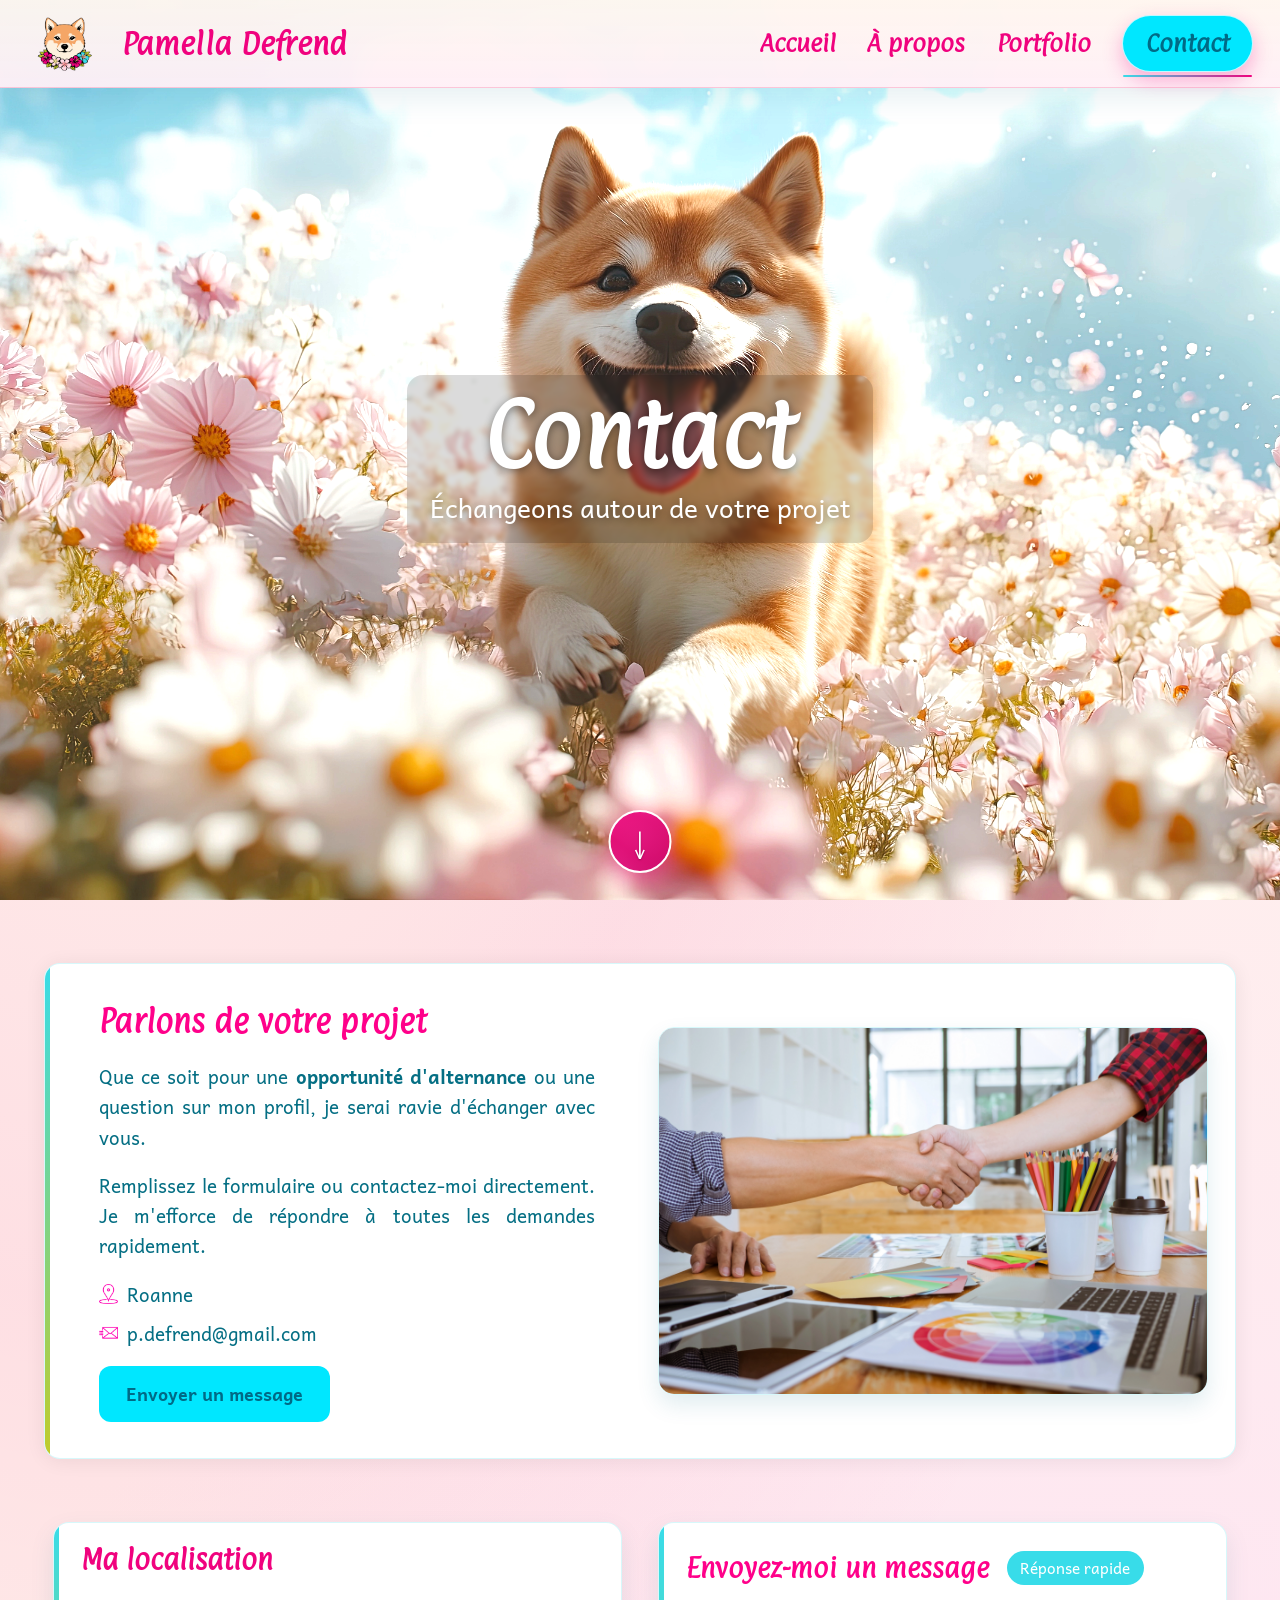
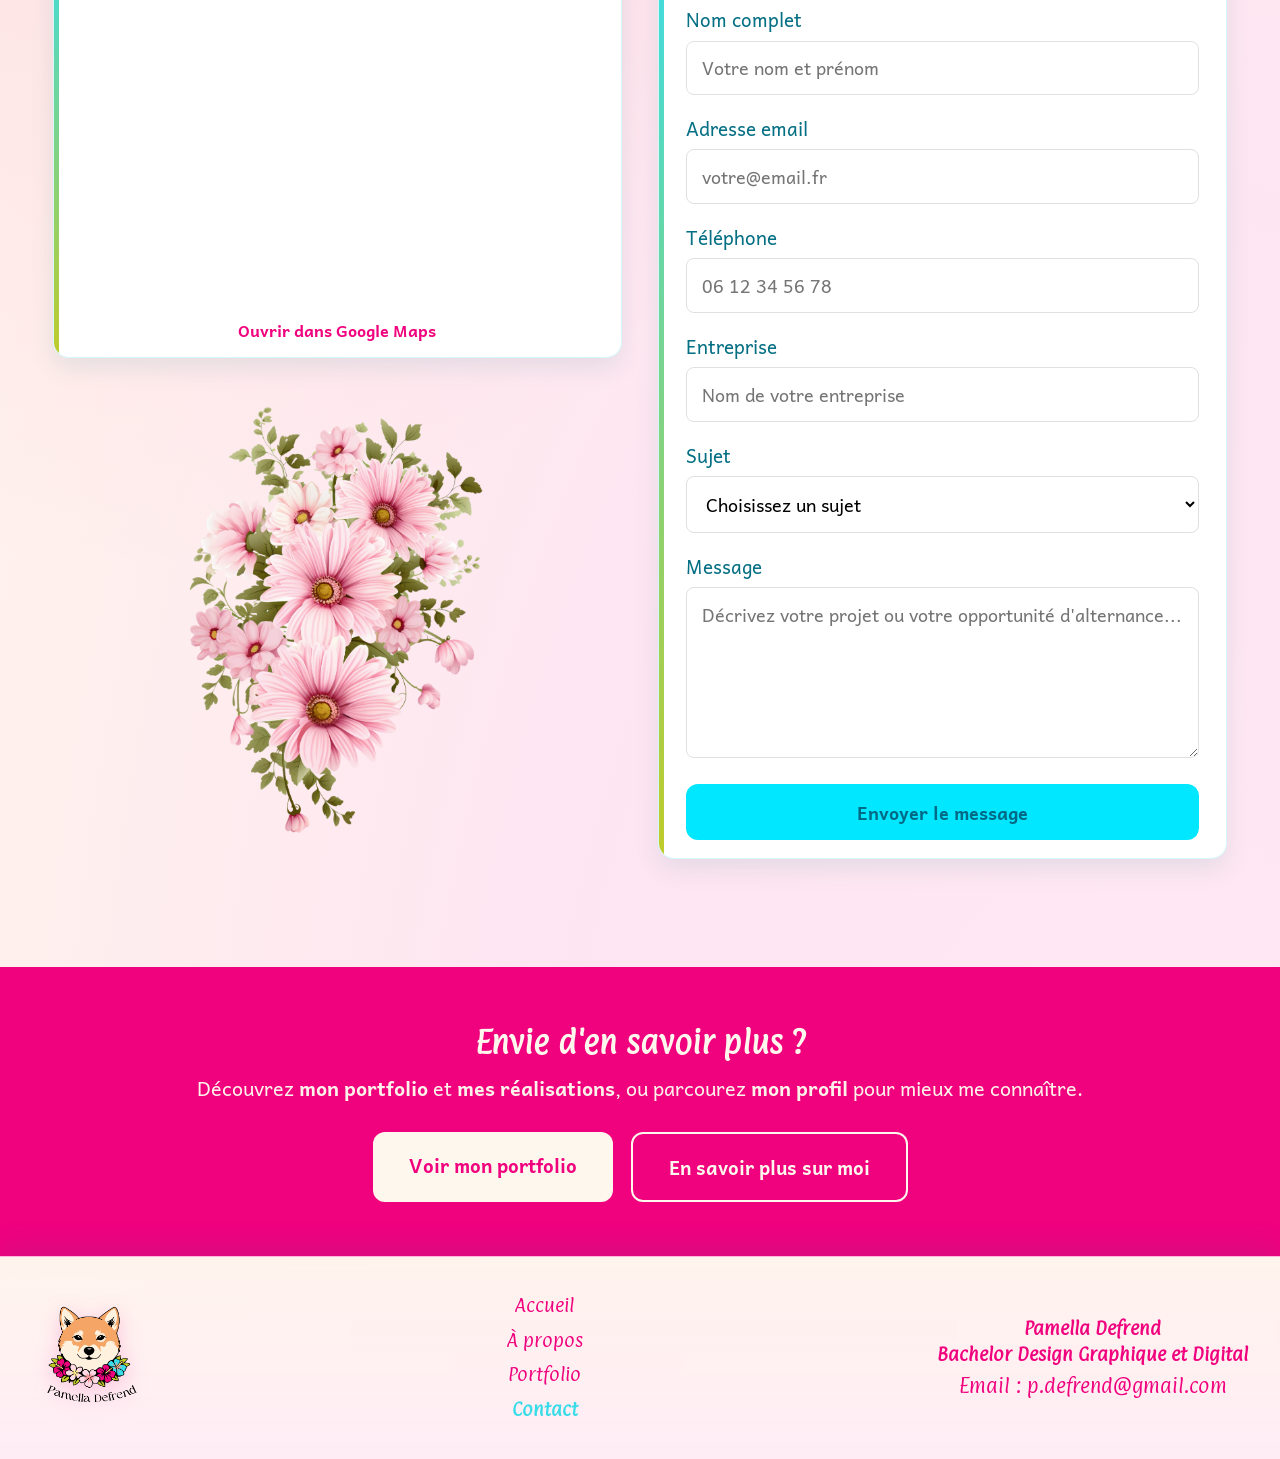
<file: contact.html>
<!DOCTYPE html>
<html lang="fr">
<head>
  <meta charset="UTF-8">
  <meta name="viewport" content="width=device-width, initial-scale=1.0">
  <meta name="description" content="Contactez Pamella pour une opportunité d'alternance en Bachelor Design Graphique et Digital. Discutons de votre projet.">
  <meta name="theme-color" content="#38DCE9">
  <title>Contact — Pamella</title>
  <link rel="stylesheet" href="css/style.css">
</head>
<body>
  <div class="bg-fixed" aria-hidden="true"></div>
  <a href="#main-content" class="skip-link">Aller au contenu principal</a>
  <header class="header">
    <a href="index.html#top" class="header__brand">
      <img src="images/Logo Shiba secondaire.webp" alt="Logo Pamella Defrend, retour à l'accueil" class="header__logo-img">
      <span class="header__name">Pamella Defrend</span>
    </a>
    <button type="button" class="header__burger" aria-label="Ouvrir le menu" aria-expanded="false" aria-controls="header-nav" id="header-burger">
      <span class="header__burger-line"></span>
      <span class="header__burger-line"></span>
      <span class="header__burger-line"></span>
    </button>
    <nav class="header__nav" id="header-nav">
      <a href="index.html">Accueil</a>
      <a href="about.html">À propos</a>
      <a href="portfolio.html">Portfolio</a>
      <a href="contact.html" class="header__nav-btn active">Contact</a>
    </nav>
  </header>

  <div class="page-banner page-banner--contact" role="banner">
    <img src="images/Banniere/Shiba_gambade_dans_champs_fleuri.webp" alt="Shiba gambadant dans un champ fleuri, bannière Contact" class="page-banner__img" loading="eager" onerror="this.style.display='none'">
    <div class="page-banner__overlay">
      <div class="page-banner__text">
        <h1 class="page-banner__title">Contact</h1>
        <p class="page-banner__tagline">Échangeons autour de votre projet</p>
      </div>
    </div>
    <a href="#main-content" class="page-banner__scroll" aria-label="Descendre au contenu">
      <span class="page-banner__scroll-icon" aria-hidden="true">↓</span>
    </a>
  </div>

  <main id="main-content" class="main main--contact">
    <!-- Section Intro + visuel -->
    <section class="contact-intro-section" aria-labelledby="contact-intro-title">
      <div class="contact-intro-grid">
        <div class="contact-intro-text">
          <h2 id="contact-intro-title" class="contact-intro__title">Parlons de votre projet</h2>
          <p class="contact-intro__paragraph">
            Que ce soit pour une <strong>opportunité d'alternance</strong> ou une question sur mon profil, je serai ravie d'échanger avec vous.
          </p>
          <p class="contact-intro__paragraph">
            Remplissez le formulaire ou contactez-moi directement. Je m'efforce de répondre à toutes les demandes rapidement.
          </p>
          <ul class="contact-intro__list">
            <li><span class="contact-intro__icon" aria-hidden="true"><img src="images/Icones/Lieu.webp" alt="" class="contact-intro__icon-img"></span> Roanne</li>
            <li><span class="contact-intro__icon" aria-hidden="true"><img src="images/Icones/Mail.webp" alt="" class="contact-intro__icon-img"></span> p.defrend@gmail.com</li>
          </ul>
          <a href="#contact-form" class="btn btn--primary">Envoyer un message</a>
        </div>
        <div class="contact-intro-visual">
          <img src="images/contact/Accord_communication_graphiste.webp" alt="Échange et communication entre graphiste et client, projet professionnel" class="contact-intro__img" loading="lazy" onerror="this.style.display='none'">
        </div>
      </div>
    </section>

    <!-- Section formulaire + infos pratiques -->
    <section id="contact-form" class="contact-form-section" aria-labelledby="contact-form-title">
      <div class="contact-grid">
        <div class="contact-info-column">
          <div class="contact-map-card">
            <h2 class="contact-map__title">Ma localisation</h2>
            <div class="contact-map__wrapper">
              <iframe
                src="https://www.openstreetmap.org/export/embed.html?bbox=4.02%2C45.99%2C4.12%2C46.08&layer=mapnik&marker=46.0367%2C4.0688"
                width="100%"
                height="280"
                style="border:0;"
                loading="lazy"
                title="Carte - Roanne">
              </iframe>
            </div>
            <a href="https://www.google.com/maps/search/Roanne%2C+France" target="_blank" rel="noopener noreferrer" class="contact-map__link">Ouvrir dans Google Maps</a>
          </div>

          <div class="contact-photo-card">
            <img src="images/contact/Fleurs_roses.webp" alt="Fleurs roses, ambiance contact et bienveillance" class="contact-photo__img" loading="lazy" onerror="this.style.display='none'">
          </div>
        </div>

        <div class="contact-form-wrapper">
          <div class="contact-form__header">
            <h2 id="contact-form-title" class="contact-form__title">Envoyez-moi un message</h2>
            <span class="contact-form__badge">Réponse rapide</span>
          </div>
          <form id="contactForm" class="contact-form" action="https://formspree.io/f/xlgoreke" method="post" data-no-backend-msg="Créez un formulaire sur Formspree puis remplacez YOUR_FORM_ID dans l'attribut action du formulaire.">
            <div class="form-group">
              <label for="name">Nom complet</label>
              <input type="text" id="name" name="name" required placeholder="Votre nom et prénom" autocomplete="name">
            </div>
            <div class="form-group">
              <label for="email">Adresse email</label>
              <input type="email" id="email" name="email" required placeholder="votre@email.fr" autocomplete="email">
            </div>
            <div class="form-group">
              <label for="phone">Téléphone</label>
              <input type="tel" id="phone" name="phone" placeholder="06 12 34 56 78" autocomplete="tel">
            </div>
            <div class="form-group">
              <label for="company">Entreprise</label>
              <input type="text" id="company" name="company" placeholder="Nom de votre entreprise">
            </div>
            <div class="form-group">
              <label for="subject">Sujet</label>
              <select id="subject" name="subject" required>
                <option value="">Choisissez un sujet</option>
                <option value="alternance">Alternance</option>
                <option value="question">Question sur mon profil</option>
                <option value="autre">Autre</option>
              </select>
            </div>
            <div class="form-group">
              <label for="message">Message</label>
              <textarea id="message" name="message" required placeholder="Décrivez votre projet ou votre opportunité d'alternance..." rows="5"></textarea>
            </div>
            <div class="form-honeypot" aria-hidden="true">
              <label for="website">Ne pas remplir ce champ</label>
              <input type="text" id="website" name="_gotcha" tabindex="-1" autocomplete="off">
            </div>
            <input type="hidden" name="_subject" value="Nouveau message depuis le site portfolio">
            <input type="hidden" name="_language" value="fr">
            <button type="submit" class="btn btn--primary btn--block">Envoyer le message</button>
            <p id="contactFormStatus" class="contact-form__status" role="status" aria-live="polite"></p>
          </form>
        </div>
      </div>
    </section>
  </main>

  <!-- Section CTA pleine largeur -->
  <section class="cta-section" aria-labelledby="titre-cta-contact">
    <div class="cta-section__inner">
      <h2 id="titre-cta-contact" class="cta-section__title">Envie d'<strong>en savoir plus</strong> ?</h2>
      <p class="cta-section__text">Découvrez <strong>mon portfolio</strong> et <strong>mes réalisations</strong>, ou parcourez <strong>mon profil</strong> pour mieux me connaître.</p>
      <div class="cta-section__buttons">
        <a href="portfolio.html" class="btn btn--primary btn--large">Voir mon portfolio</a>
        <a href="about.html" class="btn btn--secondary btn--large">En savoir plus sur moi</a>
      </div>
    </div>
  </section>

  <footer class="footer">
    <div class="footer__grid">
      <div class="footer__col">
        <a href="index.html#top" class="footer__logo-link"><img src="images/Logo Shiba prinicpal.webp" alt="Logo Pamella Defrend, retour à l'accueil" class="footer__logo-img"></a>
      </div>
      <div class="footer__col">
        <ul class="footer__links">
          <li><a href="index.html">Accueil</a></li>
          <li><a href="about.html">À propos</a></li>
          <li><a href="portfolio.html">Portfolio</a></li>
          <li><a href="contact.html" class="active">Contact</a></li>
        </ul>
      </div>
      <div class="footer__col">
        <span class="footer__title">Pamella Defrend <br> Bachelor Design Graphique et Digital</span>
        <p class="footer__contact">
          Email : <a href="mailto:p.defrend@gmail.com">p.defrend@gmail.com</a>
        </p>
      </div>
    </div>
  </footer>

  <button type="button" id="scrollToTop" class="scroll-to-top" aria-label="Retour en haut de la page">
    <span aria-hidden="true">↑</span>
  </button>

  <script src="js/main.js"></script>
</body>
</html>
</file>
<file: css/style.css>
/* Police Andika (dossier Police/) pour les textes */
@font-face {
  font-family: 'Andika';
  src: url('../Police/Andika/Andika-Regular.ttf') format('truetype');
  font-weight: 400;
  font-style: normal;
  font-display: swap;
}
@font-face {
  font-family: 'Andika';
  src: url('../Police/Andika/Andika-Bold.ttf') format('truetype');
  font-weight: 700;
  font-style: normal;
  font-display: swap;
}
@font-face {
  font-family: 'Andika';
  src: url('../Police/Andika/Andika-Italic.ttf') format('truetype');
  font-weight: 400;
  font-style: italic;
  font-display: swap;
}
@font-face {
  font-family: 'Andika';
  src: url('../Police/Andika/Andika-BoldItalic.ttf') format('truetype');
  font-weight: 700;
  font-style: italic;
  font-display: swap;
}

/* Police Paprika (dossier Police/Paprika/) pour les titres */
@font-face {
  font-family: 'Paprika';
  src: url('../Police/Paprika/Paprika-Regular.ttf') format('truetype');
  font-weight: 400;
  font-style: normal;
  font-display: swap;
}

/* ===== Variables & base ===== */
:root {
  --color-primary: #00E7FF;
  --color-primary-dark: #00CFE6;
  --color-secondary: #FFB15A;
  --color-text: #006A86;
  --color-text-muted: #006A86;
  --color-bg: #fff;
  --color-bg-alt: #fff;
  --color-border: #e0e0e0;
  --grad-band-start: #00E7FF;
  --grad-band-end: #D6F200;
  --font-sans: 'Andika', sans-serif;
  --font-display: 'Paprika', cursive;
  --font-hand: 'Patrick Hand', cursive;
  --font-fun: 'Chewy', cursive;
  --shadow: 0 2px 12px rgba(0,0,0,0.08);
  --shadow-lg: 0 8px 32px rgba(0,0,0,0.12);
  --radius: 12px;
  --header-height: 88px;
}

*, *::before, *::after { box-sizing: border-box; }

html {
  scroll-behavior: smooth;
  font-family: 'Andika', sans-serif;
  color: #056F84;
  background:
    radial-gradient(120% 95% at 10% 0%, #FFF5EF 0%, rgba(240, 2, 126, 0.08) 45%, rgba(255, 255, 255, 0) 75%),
    radial-gradient(130% 110% at 90% 100%, #FFEAF3 0%, rgba(240, 2, 126, 0.1) 38%, #FFF2EC 78%);
  min-height: 100%;
  font-size: 18px;
}

/* Taille de base augmentée partout sauf header, footer, bannière */
.header, .footer, .page-banner { font-size: 0.8889rem; }

body {
  margin: 0;
  font-family: 'Andika', sans-serif;
  font-size: 1.1rem;
  line-height: 1.6;
  color: #006A86;
  background:
    radial-gradient(120% 95% at 10% 0%, #FFF5EF 0%, rgba(240, 2, 126, 0.08) 45%, rgba(255, 255, 255, 0) 75%),
    radial-gradient(130% 110% at 90% 100%, #FFEAF3 0%, rgba(240, 2, 126, 0.1) 38%, #FFF2EC 78%);
  background-attachment: fixed;
  padding-top: var(--header-height);
  min-height: 100vh;
}

img { max-width: 100%; height: auto; display: block; }
h2 { color: #FF008A; }
h3 { color: #00DDF6; }
a { color: #00C7E0; text-decoration: none; }
a:hover { text-decoration: underline; }

/* ===== Skip link (accessibilité) ===== */
.skip-link {
  position: absolute;
  top: -100px;
  left: 1rem;
  padding: 0.75rem 1rem;
  background: #38DCE9;
  color: #fff;
  font-weight: 600;
  z-index: 9999;
  border-radius: var(--radius);
  transition: top 0.2s;
}
.skip-link:focus {
  top: 1rem;
  outline: 3px solid var(--color-text);
  outline-offset: 2px;
}

/* ===== Fond fixe décoratif (dégradé crème → rose adouci) ===== */
.bg-fixed {
  position: fixed;
  inset: 0;
  background:
    radial-gradient(120% 95% at 10% 0%, #FFF5EF 0%, rgba(240, 2, 126, 0.08) 45%, rgba(255, 255, 255, 0) 75%),
    radial-gradient(130% 110% at 90% 100%, #FFEAF3 0%, rgba(240, 2, 126, 0.1) 38%, #FFF2EC 78%);
  background-attachment: fixed;
  pointer-events: none;
  z-index: 0;
}

/* ===== Header ===== */
.header {
  position: fixed;
  top: 0;
  left: 0;
  right: 0;
  height: var(--header-height);
  display: flex;
  align-items: center;
  justify-content: space-between;
  padding: 0 1.5rem;
  background: linear-gradient(180deg, rgba(255, 246, 239, 0.96), rgba(255, 239, 246, 0.94));
  backdrop-filter: blur(12px);
  border-bottom: 1px solid rgba(240, 2, 126, 0.2);
  box-shadow: 0 10px 28px rgba(5, 111, 132, 0.1);
  z-index: 1000;
}
.header__brand {
  display: flex;
  align-items: center;
  gap: 0.9rem;
  color: #F0027E;
  font-family: 'Paprika', cursive;
  font-weight: 700;
  font-size: 1.45rem;
  transition: transform 0.2s ease, color 0.2s ease;
}
.header__brand:hover {
  text-decoration: none;
  color: #c90268;
  transform: translateY(-1px);
}
.header__logo-img { height: 64px; width: auto; }
.header__burger {
  display: none;
  flex-direction: column;
  justify-content: center;
  gap: 6px;
  width: 48px;
  height: 48px;
  padding: 0;
  border: none;
  background: transparent;
  cursor: pointer;
  border-radius: var(--radius);
}
.header__burger:hover { background: var(--color-bg-alt); }
.header__burger-line {
  display: block;
  width: 24px;
  height: 2.5px;
  background: #F0027E;
  border-radius: 1px;
  transition: transform 0.3s, opacity 0.3s;
}
.header__burger[aria-expanded="true"] .header__burger-line:nth-child(1) {
  transform: translateY(8.5px) rotate(45deg);
}
.header__burger[aria-expanded="true"] .header__burger-line:nth-child(2) {
  opacity: 0;
}
.header__burger[aria-expanded="true"] .header__burger-line:nth-child(3) {
  transform: translateY(-8.5px) rotate(-45deg);
}
.header__nav {
  display: flex;
  align-items: center;
  gap: 1.75rem;
}
.header__nav a {
  position: relative;
  color: #F0027E;
  font-family: 'Paprika', cursive;
  font-size: 1.15rem;
  font-weight: 700;
  text-decoration: none;
  transition: color 0.2s ease;
}
.header__nav a::after {
  content: '';
  position: absolute;
  left: 0;
  right: 0;
  bottom: -0.35rem;
  height: 2px;
  border-radius: 999px;
  background: linear-gradient(90deg, #38DCE9, #F0027E);
  transform: scaleX(0);
  transform-origin: center;
  transition: transform 0.25s ease;
}
.header__nav a:hover {
  color: #38DCE9;
}
.header__nav a:hover::after,
.header__nav a.active::after {
  transform: scaleX(1);
}
.header__nav a.active { color: #38DCE9; font-weight: 600; }
.header__nav-btn {
  font-family: 'Paprika', cursive;
  font-size: 1.1rem;
  padding: 0.6rem 1.25rem !important;
  background: linear-gradient(135deg, #F0027E, #cf026d) !important;
  color: #fff !important;
  border: 1px solid rgba(255, 255, 255, 0.75);
  border-radius: 999px;
  box-shadow: 0 8px 20px rgba(240, 2, 126, 0.3);
}
.header__nav-btn:hover {
  background: linear-gradient(135deg, #ff1a90, #d00272) !important;
  text-decoration: none !important;
  opacity: 1;
  box-shadow: 0 10px 24px rgba(240, 2, 126, 0.4);
}
.header__nav-btn.active { background: #00E7FF !important; color: #006A86 !important; }
.header__nav-btn.active:hover { background: #00CFE6 !important; color: #006A86 !important; text-decoration: none !important; opacity: 0.95; }

@media (max-width: 768px) {
  .header__burger { display: flex; }
  .header__nav {
    position: fixed;
    top: var(--header-height);
    left: 0;
    right: 0;
    flex-direction: column;
    padding: 1.5rem;
    background: rgba(255,255,255,0.98);
    border-bottom: 1px solid var(--color-border);
    gap: 0;
    max-height: 0;
    overflow: hidden;
    opacity: 0;
    transition: max-height 0.3s, opacity 0.3s;
  }
  .header__nav.is-open {
    max-height: 280px;
    opacity: 1;
  }
  .header__nav a {
    padding: 0.75rem 0;
    width: 100%;
    text-align: center;
    border-bottom: 1px solid var(--color-border);
  }
  .header__nav a:last-child { border-bottom: none; }
}

/* ===== Page banner ===== */
.page-banner {
  position: relative;
  min-height: 100vh;
  display: flex;
  align-items: center;
  justify-content: center;
  margin: calc(-1 * var(--header-height)) 0 0;
  padding: 0;
  overflow: hidden;
}
.page-banner__img {
  position: absolute;
  inset: 0;
  width: 100%;
  height: 100%;
  object-fit: cover;
  object-position: center 25%;
  filter: brightness(1.08) contrast(1.02);
}
.page-banner--contact .page-banner__img {
  filter: brightness(1.35) contrast(1.05);
}
.page-banner__overlay {
  position: relative;
  z-index: 1;
  width: 100%;
  display: flex;
  flex-direction: column;
  align-items: center;
  justify-content: center;
  padding: 4rem 1.5rem 3rem;
  color: #fff;
  text-align: center;
}
.page-banner__text {
  max-width: 780px;
  margin: 0 auto;
  padding: 1rem 1.25rem;
  border-radius: 16px;
  background: rgba(0, 0, 0, 0.14);
  backdrop-filter: blur(2px);
}
.page-banner__title {
  margin: 0 0 0.75rem;
  font-family: 'Paprika', cursive;
  font-size: clamp(2.75rem, 7vw, 4.25rem);
  font-weight: 700;
  line-height: 1.1;
  letter-spacing: 0.01em;
  text-shadow: 0 2px 10px rgba(0, 0, 0, 0.45);
}
.page-banner__tagline {
  margin: 0;
  font-size: 1.45rem;
  line-height: 1.35;
  opacity: 1;
  text-shadow: 0 2px 8px rgba(0, 0, 0, 0.4);
}
.page-banner__cta {
  display: flex;
  flex-wrap: wrap;
  gap: 1.25rem;
  justify-content: center;
  margin-top: 2rem;
}
.page-banner__cta .btn {
  padding: 0.95rem 1.85rem;
  font-size: 1.15rem;
}
.page-banner__scroll {
  position: absolute;
  bottom: 1.5rem;
  left: 50%;
  transform: translateX(-50%);
  z-index: 2;
  display: flex;
  align-items: center;
  justify-content: center;
  width: 3.5rem;
  height: 3.5rem;
  color: #fff;
  text-decoration: none;
  border: 2px solid #fff;
  background: linear-gradient(135deg, rgba(240, 2, 126, 0.88), rgba(207, 2, 109, 0.88));
  border-radius: 50%;
  box-shadow: 0 10px 24px rgba(240, 2, 126, 0.45);
  transition: background 0.25s ease, box-shadow 0.25s ease, transform 0.2s ease;
}
.page-banner__scroll:hover {
  text-decoration: none;
  background: linear-gradient(135deg, rgba(255, 26, 144, 0.82), rgba(208, 2, 114, 0.82));
  box-shadow: 0 14px 30px rgba(240, 2, 126, 0.55);
  transform: translateX(-50%) translateY(-2px);
  color: #fff;
}
.page-banner__scroll:focus-visible {
  outline: none;
  box-shadow: 0 0 0 3px rgba(255, 255, 255, 0.75), 0 10px 24px rgba(240, 2, 126, 0.45);
}
.page-banner__scroll-icon {
  font-size: 1.75rem;
  line-height: 1;
  text-shadow: 0 1px 2px rgba(0, 0, 0, 0.25);
  animation: bounce 2s infinite;
}
@keyframes bounce {
  0%, 100% { transform: translateY(0); }
  50% { transform: translateY(4px); }
}

/* ===== Boutons ===== */
.btn {
  display: inline-block;
  padding: 0.75rem 1.5rem;
  font-family: var(--font-sans);
  font-weight: 600;
  font-size: 1rem;
  text-align: center;
  border: none;
  border-radius: var(--radius);
  cursor: pointer;
  transition: background 0.2s, transform 0.15s;
}
.btn:hover { text-decoration: none; transform: translateY(-1px); }
.btn--primary {
  background: #00E7FF;
  color: #006A86;
}
.btn--primary:hover { background: #00CFE6; color: #006A86; }
.btn--secondary {
  background: #fff;
  color: #00C7E0;
  border: 2px solid #00E7FF;
}
.btn--secondary:hover { background: rgba(0, 231, 255, 0.14); }
.btn--banner {
  color: #fff;
  border: 2px solid #fff;
  background: transparent;
}
.btn--banner:hover { background: rgba(255,255,255,0.2); color: #fff; }
.btn--large { padding: 1rem 2rem; font-size: 1.05rem; }
.btn--block { width: 100%; }
.btn--banner.btn--primary { background: rgba(255,255,255,0.2); border-color: #fff; }
.page-banner--home .btn--banner.btn--primary {
  background: linear-gradient(135deg, #F0027E, #cf026d);
  color: #fff;
  border: 2px solid #fff;
  box-shadow: 0 8px 20px rgba(240, 2, 126, 0.35);
  text-shadow: 0 1px 1px rgba(0, 0, 0, 0.2);
}
.page-banner--home .btn--banner.btn--primary:hover {
  background: linear-gradient(135deg, #ff1a90, #d00272);
  color: #fff;
  box-shadow: 0 10px 24px rgba(240, 2, 126, 0.45);
}
.page-banner--home .btn--banner.btn--secondary {
  background: rgba(255, 255, 255, 0.98);
  color: #F0027E;
  border: 2px solid #F0027E;
  box-shadow: 0 8px 20px rgba(0, 0, 0, 0.12);
}
.page-banner--home .btn--banner.btn--secondary:hover {
  background: #fff;
  color: #F0027E;
  box-shadow: 0 10px 24px rgba(0, 0, 0, 0.18);
}

/* ===== Main ===== */
.main {
  position: relative;
  z-index: 1;
  max-width: min(1280px, 96vw);
  margin: 1.5rem auto 2rem;
  padding: 0 1.5rem;
  width: 100%;
  text-align: justify;
}
#main-content {
  scroll-margin-top: calc(var(--header-height) + 1.5rem);
}
.main .skills-block--card,
.main .formation-card-item,
.main .contact-form-wrapper { text-align: left; }
.main .value-card { text-align: center; }
@media (max-width: 768px) {
  .main { margin-left: 0.75rem; margin-right: 0.75rem; margin-top: 1rem; margin-bottom: 1.5rem; padding: 0 1rem; }
}

/* Cadre commun pour chaque section (lisibilité sur le dégradé) */
.main > section,
.portfolio-intro {
  background: #fff;
  border-radius: 16px;
  box-shadow: 0 2px 20px rgba(0, 0, 0, 0.07);
  padding: 2rem 1.5rem;
  margin-bottom: 1.5rem;
}
.main > section.hero { background: transparent !important; box-shadow: none !important; backdrop-filter: none; }
.main > section.bandeau,
.main > section.about-section--skills,
.main > section.about-section--formation,
.main > section.about-section--objectif,
.main > section.section--image-outside,
.main > section.section--highlight { background: transparent !important; box-shadow: none !important; backdrop-filter: none; }
.main > section:last-child,
.main > section:last-of-type { margin-bottom: 0; }
.main > section.index-separator-section { padding-left: 0; padding-right: 0; }
@media (max-width: 768px) {
  .main > section,
  .portfolio-intro { padding: 1.5rem 1rem; border-radius: 12px; margin-bottom: 1.25rem; }
}
.portfolio-intro { max-width: min(1280px, 96vw); margin-left: auto; margin-right: auto; }

/* ===== Hero (accueil) ===== */
.hero {
  padding: 0.5rem 0;
}
.hero--split {
  display: grid;
  gap: 2rem;
  align-items: center;
}
@media (min-width: 769px) {
  .hero--split { grid-template-columns: 1fr 1fr; }
}
.hero__title {
  font-family: 'Paprika', cursive;
  font-size: clamp(1.5rem, 3vw, 2rem);
  margin: 0 0 1rem;
  color: #F0027E;
}
.main--home .hero__content .hero__title {
  text-align: left;
}
.hero__subtitle, .hero__intro, .hero__objective { margin: 0 0 1rem; color: #056F84; font-size: 1.05rem; }
.hero__image-wrapper { border-radius: var(--radius); overflow: hidden; box-shadow: var(--shadow-lg); }
/* Accueil : l’image du hero épouse la hauteur du bloc titre + textes (2 colonnes) */
@media (min-width: 769px) {
  .main--home .hero.hero--split {
    align-items: stretch;
  }
  .main--home .hero__image-wrapper {
    display: flex;
    flex-direction: column;
    min-height: 0;
    align-self: stretch;
    height: 100%;
  }
  .main--home .hero__image-wrapper .photo-placeholder {
    flex: 1 1 auto;
    min-height: 0;
    aspect-ratio: unset;
    height: 100%;
  }
  .main--home .hero__image-wrapper .photo-placeholder__img {
    min-height: 0;
  }
}
#index .hero__image-wrapper,
.main--home .hero__image-wrapper {
  position: relative;
  box-shadow: 0 14px 32px rgba(5, 111, 132, 0.16);
  border: 1px solid rgba(56, 220, 233, 0.22);
}
.main--home .hero__image-wrapper::before {
  content: '';
  position: absolute;
  inset: 0;
  padding: 5px;
  border-radius: var(--radius);
  background: linear-gradient(135deg, #38DCE9, #C0CB2A);
  mask: linear-gradient(#fff 0 0) content-box, linear-gradient(#fff 0 0);
  -webkit-mask: linear-gradient(#fff 0 0) content-box, linear-gradient(#fff 0 0);
  -webkit-mask-composite: xor;
  mask-composite: exclude;
  pointer-events: none;
  z-index: 2;
  opacity: 0;
  transition: opacity 0.22s ease;
}
.main--home .hero__image-wrapper:hover::before {
  opacity: 1;
}

/* ===== Photo placeholder ===== */
.photo-placeholder {
  position: relative;
  background: var(--color-bg-alt);
  border-radius: var(--radius);
  overflow: hidden;
  aspect-ratio: 4/3;
}
.photo-placeholder--portrait { aspect-ratio: 3/4; }
.photo-placeholder--landscape { aspect-ratio: 16/10; }
.photo-placeholder--alternance { aspect-ratio: 3/1; overflow: hidden; }
.photo-placeholder--alternance .photo-placeholder__img { object-fit: cover; object-position: center 40%; }
.photo-placeholder--objectif { width: 100%; max-width: none; aspect-ratio: auto; }
.photo-placeholder__img {
  width: 100%;
  height: 100%;
  object-fit: cover;
}
.photo-placeholder__fallback {
  display: none;
  position: absolute;
  inset: 0;
  flex-direction: column;
  align-items: center;
  justify-content: center;
  padding: 1rem;
  background: var(--color-bg-alt);
  color: var(--color-text-muted);
  font-size: 0.9rem;
  text-align: center;
}
.photo-placeholder__label { font-weight: 600; color: var(--color-text); }

/* ===== Sections génériques ===== */
.section {
  padding: 0.75rem 0;
}
.section__title {
  font-family: 'Paprika', cursive;
  font-size: clamp(1.5rem, 2.8vw, 1.95rem);
  margin: 0 0 1rem;
}
.section__title--center { text-align: center; }
.section__title--span { display: flex; align-items: center; gap: 0.5rem; flex-wrap: wrap; }
.section__icon { font-size: 1.25rem; }
.section__intro { margin: 0 0 1rem; color: #056F84; font-size: 1.05rem; }
.section__intro--center { text-align: center; max-width: 600px; margin-left: auto; margin-right: auto; }
.section__subtitle { font-weight: 600; margin: 1rem 0 0.5rem; color: #056F84; font-size: 1.05rem; }
.section__list { margin: 0.5rem 0 1rem; padding-left: 0; list-style: none; color: #056F84; font-size: 1.05rem; }
/* Flex : le ✓ reste en colonne fixe, le texte long se cale comme les autres lignes */
.section__list li {
  display: flex;
  align-items: flex-start;
  gap: 0.35em;
  margin-bottom: 0.35em;
}
.section__list li:last-child { margin-bottom: 0; }
.section__list li::before {
  content: "\2713";
  color: #38DCE9;
  font-weight: bold;
  flex-shrink: 0;
  line-height: 1.45;
}
.section__list__text {
  flex: 1;
  min-width: 0;
}
.section__outro { margin: 1rem 0; color: #056F84; font-size: 1.05rem; }
.section__link { margin-top: 1rem; display: inline-block; }
.section__cta-center { text-align: center; margin-top: 1.5rem; }
.section--with-image .section__image-wrapper { margin-bottom: 1.5rem; border-radius: var(--radius); overflow: hidden; }
.section--alt { background: rgba(248, 249, 250, 0.8); border-radius: 12px; padding: 2rem 1.5rem; margin: 0 -0.5rem; }
.section--image-outside .section__frame { background: #fff; border-radius: 16px; box-shadow: 0 2px 20px rgba(0, 0, 0, 0.07); padding: 2rem 1.5rem; }
@media (max-width: 768px) {
  .section--image-outside { display: block; }
  .section--image-outside .section__image-wrapper { margin-left: 0; width: 100%; margin-bottom: 1.5rem; min-width: unset; }
  .section--image-outside .section__image-wrapper .photo-placeholder { aspect-ratio: 16/10; min-height: 0; }
  .section--image-outside .section__frame { margin-left: 0; margin-right: 0; }
}
@media (min-width: 769px) {
  .section--with-image {
    display: grid;
    grid-template-columns: 1fr 1fr;
    gap: 2rem;
    align-items: start;
  }
  .section--with-image .section__image-wrapper { margin-bottom: 0; order: 1; grid-column: 1; grid-row: 1 / -1; }
  .section--with-image .section__title { order: 2; grid-column: 2; grid-row: 1; margin-bottom: 0.5rem; }
  .section--with-image .section__content { order: 3; grid-column: 2; grid-row: 2; }
  .section--with-image { row-gap: 0.75rem; }
  .section--with-image.section--alt { grid-template-columns: 1fr 1fr; }
  /* Mon projet pro : cadre blanc pleine largeur, photo à gauche par-dessus sans cacher le contenu */
  .section--image-outside { display: grid; grid-template-columns: 200px 1fr; gap: 0; overflow: visible; padding-left: 0; padding-right: 0; align-items: stretch; position: relative; }
  .section--image-outside .section__image-wrapper {
    margin: 0; margin-left: -1.5rem; width: 200px; min-width: 200px; max-width: none;
    order: 1; grid-column: 1; grid-row: 1 / -1;
    position: relative; z-index: 2; border-radius: 16px 0 0 16px; overflow: hidden; box-shadow: 0 2px 20px rgba(0,0,0,0.08);
  }
  .main--home #projet.section--image-outside .section__image-wrapper::after {
    content: '';
    position: absolute;
    top: 0;
    right: 0;
    bottom: 0;
    width: 5px;
    border-radius: 999px;
    background: linear-gradient(to bottom, #38DCE9, #C0CB2A);
    opacity: 0;
    transition: opacity 0.22s ease;
    z-index: 3;
  }
  .main--home #projet.section--image-outside:hover .section__image-wrapper::after {
    opacity: 1;
  }
  .section--image-outside .section__image-wrapper .photo-placeholder { aspect-ratio: 3/4; height: 100%; min-height: 320px; }
  .section--image-outside .section__image-wrapper .photo-placeholder__img { width: 100%; height: 100%; object-fit: cover; }
  .section--image-outside .section__frame {
    grid-column: 1 / -1; grid-row: 1 / -1;
    margin-right: -1.5rem; margin-left: -1.5rem;
    padding: 2.5rem 3rem 2rem 3rem; padding-left: calc(200px + 3rem);
    background: #fff; border-radius: 16px; box-shadow: 0 2px 20px rgba(0, 0, 0, 0.07);
    position: relative; z-index: 1; align-self: stretch;
  }
  .section--image-outside .section__title { margin-bottom: 0.5rem; }
}
.section--cards { padding: 1rem 0; }
.main > section.section--cards { background: transparent !important; box-shadow: none !important; }
@keyframes indexGradientLineFlow {
  0% { background-position: 0% 0%; }
  50% { background-position: 0% 100%; }
  100% { background-position: 0% 0%; }
}
/* Harmonisation des bandes dégradées (plus saturées) */
.main--home .hero__image-wrapper::before,
.bandeau--about .bandeau__image::before {
  background: linear-gradient(135deg, var(--grad-band-start), var(--grad-band-end));
}
.formation-card-item__image::before {
  background: linear-gradient(90deg, var(--grad-band-start), var(--grad-band-end));
}
.main--home #projet.section--image-outside .section__image-wrapper::after,
#pourquoi .value-card::before,
#atouts .skill-card::before,
#alternance.section--alternance::before,
.main--about #approche.about-section--alt::before,
.main--about #parcours.about-section--alt::before,
.skills-block--card::before,
.objectif__content::before,
.contact-intro-section::before,
.contact-map-card::before,
.contact-form-wrapper::before,
.portfolio-section::before {
  background: linear-gradient(to bottom, var(--grad-band-start), var(--grad-band-end));
}
.value-cards {
  display: grid;
  gap: 1.5rem;
  margin-top: 1.5rem;
  grid-template-columns: repeat(auto-fit, minmax(220px, 1fr));
}
.value-card {
  position: relative;
  overflow: hidden;
  background: #fff;
  padding: 1.5rem;
  border-radius: var(--radius);
  box-shadow: var(--shadow);
  text-align: center;
  border: 1px solid rgba(56, 220, 233, 0.2);
  transition: transform 0.22s ease, box-shadow 0.22s ease, border-color 0.22s ease;
}
#pourquoi .value-card::before {
  content: '';
  position: absolute;
  left: 0;
  top: 0;
  bottom: 0;
  width: 5px;
  border-radius: 16px 0 0 16px;
  background: linear-gradient(to bottom, #38DCE9, #C0CB2A);
  background-size: 100% 220%;
  animation: indexGradientLineFlow 6s ease-in-out infinite;
  opacity: 0;
  transition: opacity 0.22s ease;
}
#pourquoi .value-card:hover {
  transform: translateY(-4px);
  box-shadow: 0 14px 30px rgba(5, 111, 132, 0.15);
  border-color: rgba(240, 2, 126, 0.3);
}
#pourquoi .value-card:hover::before {
  opacity: 1;
}
.value-card__icon {
  width: 3rem;
  height: 3rem;
  margin: 0 auto 0.75rem;
  display: flex;
  align-items: center;
  justify-content: center;
}
.value-card__icon-img {
  width: 100%;
  height: 100%;
  object-fit: contain;
  display: block;
  filter: brightness(0) saturate(100%) invert(13%) sepia(99%) saturate(7348%) hue-rotate(314deg) brightness(108%) contrast(118%);
}
.value-card__title { font-family: 'Paprika', cursive; font-size: 1.2rem; margin: 0 0 0.5rem; color: #38DCE9; text-align: center; }
.value-card__text { margin: 0; font-size: 1.05rem; color: #056F84; }
.section--highlight { background: linear-gradient(135deg, rgba(56, 220, 233, 0.12), rgba(240, 168, 104, 0.08)); border-radius: 12px; padding: 2.5rem 1.5rem; margin: 0 -0.5rem; }
.section--highlight .section__title { text-align: center; }
#atouts.section--highlight { padding-bottom: 1.5rem; }
#atouts .section__cta-center { margin-top: 1rem; margin-bottom: 0; }
.skills-grid {
  display: grid;
  gap: 1rem;
  list-style: none;
  padding: 0;
  margin: 1rem 0 0;
  grid-template-columns: repeat(auto-fill, minmax(260px, 1fr));
}
.section--highlight .skills-grid {
  grid-template-columns: repeat(3, 1fr);
  grid-template-rows: repeat(2, auto);
}
@media (max-width: 768px) {
  .section--highlight .skills-grid { grid-template-columns: 1fr; grid-template-rows: auto; }
}
.skill-card {
  position: relative;
  overflow: hidden;
  background: #fff;
  padding: 1rem 1.25rem;
  border-radius: var(--radius);
  border-left: none;
  box-shadow: var(--shadow);
  color: #056F84;
  font-size: 1.05rem;
  transition: transform 0.2s ease, box-shadow 0.2s ease;
}
#atouts .skill-card::before {
  content: '';
  position: absolute;
  left: 0;
  top: 0;
  bottom: 0;
  width: 4px;
  border-radius: 16px 0 0 16px;
  background: linear-gradient(to bottom, #38DCE9, #C0CB2A);
  background-size: 100% 220%;
  animation: indexGradientLineFlow 6.5s ease-in-out infinite;
}
#atouts .skill-card:hover {
  transform: translateY(-2px);
  box-shadow: 0 10px 22px rgba(5, 111, 132, 0.12);
}
.section--alternance { padding: 2rem 0; }
#alternance.section--alternance { padding-top: 1.5rem; }
#alternance.section--alternance {
  position: relative;
  overflow: hidden;
}
#alternance.section--alternance::before {
  content: '';
  position: absolute;
  left: 0;
  top: 0;
  bottom: 0;
  width: 5px;
  border-radius: 16px 0 0 16px;
  background: linear-gradient(to bottom, #38DCE9, #C0CB2A);
  background-size: 100% 220%;
  animation: indexGradientLineFlow 7s ease-in-out infinite;
}
.section--alternance .section__title { text-align: center; }
#alternance .section__title { margin-bottom: 0.5rem; }
.alternance-block { max-width: min(1280px, 96vw); margin: 0 auto; width: 100%; padding: 0 1.5rem; }
.alternance-card {
  position: relative;
  overflow: visible;
  padding: 2rem 0;
  background: transparent;
  border: none;
  border-radius: 0;
  box-shadow: none;
  backdrop-filter: none;
  padding-left: 1.25rem;
  padding-right: 1.25rem;
}
.alternance-card p { margin: 0 0 1rem; }
.alternance-card p:last-of-type { margin-bottom: 1.5rem; }
.alternance__image-wrapper { margin-top: 1.5rem; overflow: hidden; }
.index-separator-section {
  padding: 1rem 0 1rem;
  padding-left: 0;
  padding-right: 0;
  background: transparent !important;
  box-shadow: none !important;
}
.index-separator-section .alternance-block { padding-left: 0; padding-right: 0; max-width: none; }
.index-separator-image { overflow: hidden; border-radius: 16px; }
.index-separator-image {
  border: 1px solid rgba(255, 255, 255, 0.6);
  box-shadow: 0 14px 30px rgba(5, 111, 132, 0.14);
}
.index-separator-image__img { width: 100%; max-height: 200px; object-fit: cover; border-radius: 16px; }

/* ===== CTA section ===== */
.cta-section {
  position: relative;
  z-index: 2;
  text-align: center;
  padding: 3rem 1.5rem;
  background: #F0027E;
  color: #FEF7ED;
}
.cta-section__inner { max-width: min(1280px, 96vw); margin: 0 auto; padding: 0 1.5rem; }
.cta-section__title { margin: 0 0 0.5rem; font-family: 'Paprika', cursive; font-size: 1.5rem; color: #FEF7ED; }
.cta-section__text { margin: 0 0 1.5rem; opacity: 0.98; max-width: none; color: #FEF7ED; }
.cta-section__buttons { display: flex; flex-wrap: wrap; gap: 1rem; justify-content: center; }
.cta-section .btn--primary { background: #FEF7ED; color: #F0027E; }
.cta-section .btn--primary:hover { background: rgba(254,247,237,0.9); color: #F0027E; }
.cta-section .btn--secondary { border-color: #FEF7ED; color: #FEF7ED; background: transparent; }
.cta-section .btn--secondary:hover { background: rgba(254,247,237,0.2); color: #FEF7ED; }

/* ===== Scroll to top ===== */
.scroll-to-top {
  position: fixed;
  bottom: 1.5rem;
  right: 1.5rem;
  width: 48px;
  height: 48px;
  border-radius: 50%;
  background: #F0027E;
  color: #FEF7ED;
  border: none;
  font-size: 1.25rem;
  cursor: pointer;
  box-shadow: var(--shadow-lg);
  z-index: 100;
  opacity: 0;
  visibility: hidden;
  transition: opacity 0.3s, visibility 0.3s, transform 0.2s;
}
.scroll-to-top.is-visible { opacity: 1; visibility: visible; }
.scroll-to-top:hover { transform: scale(1.05); background: #c90268; color: #FEF7ED; }

/* ===== Footer ===== */
.footer {
  position: relative;
  z-index: 2;
  background: linear-gradient(180deg, rgba(255, 244, 236, 0.95), rgba(255, 236, 245, 0.98));
  backdrop-filter: blur(10px);
  color: #F0027E;
  padding: 2rem 1.5rem;
  margin-top: 0;
  border-top: 1px solid rgba(240, 2, 126, 0.22);
  box-shadow: 0 -10px 28px rgba(5, 111, 132, 0.1);
}
.footer__grid {
  max-width: min(1400px, 95vw);
  margin: 0 auto;
  display: grid;
  gap: 1.5rem;
  grid-template-columns: 1fr;
  text-align: center;
  width: 100%;
}
.footer__col:nth-child(1) { text-align: left; justify-self: start; }
@media (min-width: 600px) {
  .footer__grid { grid-template-columns: auto 1fr auto; align-items: center; }
  .footer__col:nth-child(1) { justify-self: start; }
  .footer__col:nth-child(2) { display: flex; justify-content: center; text-align: center; }
  .footer__col:nth-child(3) { justify-self: end; text-align: center; }
}
.footer a {
  color: #F0027E;
  font-family: 'Paprika', cursive;
  font-weight: 500;
  text-decoration: none;
  transition: color 0.2s ease, opacity 0.2s ease;
}
.footer a:hover { color: #38DCE9; text-decoration: none; opacity: 1; }
.footer__links a.active { color: #38DCE9; font-weight: 600; }
.footer__logo-img {
  height: 120px;
  width: auto;
  filter: drop-shadow(0 4px 10px rgba(240, 2, 126, 0.18));
  transition: transform 0.2s ease, filter 0.2s ease;
}
.footer__logo-link:hover .footer__logo-img {
  transform: translateY(-2px);
  filter: drop-shadow(0 6px 14px rgba(240, 2, 126, 0.24));
}
.footer__links { list-style: none; padding: 0; margin: 0; display: flex; flex-direction: column; gap: 0.5rem; align-items: center; text-align: center; }
.footer__links a { text-align: center; }
.footer__title { font-weight: 600; display: block; margin-bottom: 0.25rem; font-family: 'Paprika', cursive; color: #F0027E; }
.footer__contact { margin: 0; font-size: 0.95rem; color: #F0027E; font-family: 'Paprika', cursive; }

/* ===== About page ===== */
.main--about { padding: 2rem 1.5rem; }
.about-section {
  padding: 1rem 0;
}
.about-section--alt { background: rgba(248, 249, 250, 0.8); border-radius: 12px; padding: 2.5rem 1.5rem; margin: 0 -0.5rem; }
.main--about .about-section--alt {
  position: relative;
  overflow: hidden;
  border: 1px solid rgba(56, 220, 233, 0.2);
  box-shadow: 0 10px 24px rgba(5, 111, 132, 0.1);
}
.main--about #approche.about-section--alt::before {
  content: '';
  position: absolute;
  left: 0;
  top: 0;
  bottom: 0;
  width: 5px;
  border-radius: 12px 0 0 12px;
  background: linear-gradient(to bottom, #38DCE9, #C0CB2A);
}
.main--about #parcours.about-section--alt::before {
  content: '';
  position: absolute;
  left: 0;
  top: 0;
  bottom: 0;
  width: 5px;
  border-radius: 12px 0 0 12px;
  background: linear-gradient(to bottom, #38DCE9, #C0CB2A);
}
/* Mon parcours : texte des paragraphes justifié (le titre reste centré via la section) */
.main--about #parcours p {
  text-align: justify;
  hyphens: auto;
}
.about-section__title { font-family: 'Paprika', cursive; font-size: clamp(1.25rem, 2.5vw, 1.6rem); margin: 0 0 1rem; }
.main--about #approche .about-section__content,
.main--about #parcours,
.main--about #competences {
  padding-left: 1.5rem;
  padding-right: 1.5rem;
}
.main--about #competences {
  margin-left: -0.5rem;
  margin-right: -0.5rem;
}
.main--about #approche .about-section__content .about-section__title {
  text-align: left;
}
@media (max-width: 768px) {
  .main--about #approche .about-section__content,
  .main--about #parcours,
  .main--about #competences {
    padding-left: 0.75rem;
    padding-right: 0.75rem;
  }
}
.about-section__title--center { text-align: center; }
.about-section__icon { font-size: 1.2rem; }
.about-section__intro { margin: 0 0 1rem; color: #056F84; font-size: 1.05rem; }
.about-section__intro--center { text-align: center; max-width: 640px; margin-left: auto; margin-right: auto; }
.about-section__subtitle { font-weight: 600; margin: 1rem 0 0.5rem; color: #056F84; font-size: 1.05rem; }
.about-section__outro { margin: 1rem 0 0; color: #056F84; font-size: 1.05rem; }
.about-content p { margin: 0 0 1rem; color: #056F84; font-size: 1.05rem; }
.about-section--split {
  display: grid;
  gap: 2rem;
  align-items: center;
}
@media (min-width: 769px) {
  .about-section--split { grid-template-columns: 1fr 1fr; }
}
.about-section__image .photo-placeholder { max-width: 380px; margin: 0 auto; }
.bandeau {
  display: grid;
  gap: 0;
  margin: 2rem 0;
  overflow: hidden;
  border-radius: 12px;
  border: 1px solid rgba(56, 220, 233, 0.2);
  box-shadow: 0 10px 24px rgba(5, 111, 132, 0.1);
}
.bandeau--about {
  border: none;
  box-shadow: none;
  background: transparent;
}
@media (min-width: 769px) {
  .bandeau { grid-template-columns: 1fr 1fr; }
}
.bandeau__image { min-height: 220px; }
.bandeau__img { width: 100%; height: 100%; object-fit: cover; }
.bandeau__content { padding: 2rem 1.5rem; background: rgba(248, 249, 250, 0.9); border-radius: 0 0 12px 12px; display: flex; flex-direction: column; justify-content: center; }
.bandeau--about .bandeau__image {
  position: relative;
  border-radius: 12px;
  overflow: hidden;
}
.bandeau--about .bandeau__image::before {
  content: '';
  position: absolute;
  inset: 0;
  padding: 5px;
  border-radius: 12px;
  background: linear-gradient(135deg, #38DCE9, #C0CB2A);
  mask: linear-gradient(#fff 0 0) content-box, linear-gradient(#fff 0 0);
  -webkit-mask: linear-gradient(#fff 0 0) content-box, linear-gradient(#fff 0 0);
  -webkit-mask-composite: xor;
  mask-composite: exclude;
  pointer-events: none;
  z-index: 2;
  opacity: 0;
  transition: opacity 0.22s ease;
}
.bandeau--about .bandeau__image:hover::before {
  opacity: 1;
}
.bandeau--about .bandeau__content { background: transparent; border-radius: 0; }
.bandeau__title { margin: 0 0 0.75rem; font-family: 'Paprika', cursive; font-size: 1.35rem; }
.bandeau__text { margin: 0 0 0.5rem; color: #056F84; font-size: 1.05rem; }
.about-section--skills { padding: 2rem 0; }
.skills-header { text-align: center; margin-bottom: 1.5rem; }
.skills-intro { margin: 0.5rem 0 0; color: #056F84; font-size: 1.05rem; }
.skills-blocks { width: 100%; max-width: none; }
.skills-blocks-row { display: grid; grid-template-columns: 1fr 1fr; gap: 1.5rem; margin-bottom: 2rem; }
.about-section--skills .skills-blocks-row:last-child { margin-bottom: 0; }
@media (max-width: 768px) { .skills-blocks-row { grid-template-columns: 1fr; } }
.skills-block--card { position: relative; overflow: hidden; background: #fff; padding: 1.5rem; border-radius: 16px; box-shadow: 0 2px 20px rgba(0, 0, 0, 0.07); margin-bottom: 0; border: 1px solid rgba(56, 220, 233, 0.18); transition: transform 0.2s ease, box-shadow 0.2s ease, border-color 0.2s ease; }
.skills-block--card::before { content: ''; position: absolute; left: 0; top: 0; bottom: 0; width: 5px; background: linear-gradient(to bottom, #38DCE9, #C0CB2A); border-radius: 16px 0 0 16px; }
.skills-blocks-row .skills-block--card { margin-bottom: 0; }
.main--about .skills-block--card:hover {
  transform: translateY(-3px);
  box-shadow: 0 12px 26px rgba(5, 111, 132, 0.14);
  border-color: rgba(240, 2, 126, 0.22);
}
.skills-block { margin-bottom: 2rem; color: #056F84; }
.skills-block__title {
  font-size: 1.2rem;
  margin: 0 0 0.5rem;
  display: flex;
  flex-direction: column;
  align-items: center;
  gap: 0;
  text-align: center;
  color: #38DCE9;
}
.skills-block__icon {
  width: 3rem;
  height: 3rem;
  margin-bottom: 0.75rem;
  display: inline-flex;
  align-items: center;
  justify-content: center;
  flex-shrink: 0;
}
.skills-block__title-text { line-height: 1.2; }
.skills-block__icon-img {
  width: 100%;
  height: 100%;
  object-fit: contain;
  display: block;
  filter: brightness(0) saturate(100%) invert(13%) sepia(99%) saturate(7348%) hue-rotate(314deg) brightness(108%) contrast(118%);
}
.skills-block__grid { display: grid; gap: 1.5rem; margin-top: 1rem; }
@media (min-width: 600px) { .skills-block__grid { grid-template-columns: 1fr 1fr; } }
.skills-block__col h4 { margin: 0 0 0.5rem; font-size: 1.05rem; color: #056F84; }
.skills-block__col ul { margin: 0; padding-left: 0; list-style: none; color: #056F84; font-size: 1.05rem; }
.skills-block__col ul li::before { content: "\2713\00A0"; color: #38DCE9; font-weight: bold; margin-right: 0.35em; }
.about-list { margin: 0.5rem 0; padding-left: 0; list-style: none; color: #056F84; font-size: 1.05rem; }
.about-list li::before { content: "\2713\00A0"; color: #38DCE9; font-weight: bold; margin-right: 0.35em; }
.about-list li[data-icon]::before { content: "\2713\00A0"; color: #38DCE9; font-weight: bold; margin-right: 0.35em; }
.skills-tags {
  display: flex;
  flex-wrap: wrap;
  gap: 0.5rem;
  list-style: none;
  padding: 0;
  margin: 1rem 0 0;
}
.skills-tags li {
  background: rgba(56, 220, 233, 0.15);
  color: #056F84;
  padding: 0.35rem 0.75rem;
  border-radius: 999px;
  font-size: 1rem;
  border: 1px solid rgba(56, 220, 233, 0.25);
  transition: transform 0.18s ease, background-color 0.18s ease, border-color 0.18s ease, box-shadow 0.18s ease;
}
.skills-tags li:hover {
  transform: translateY(-2px);
  background: rgba(56, 220, 233, 0.28);
  border-color: rgba(240, 2, 126, 0.35);
  box-shadow: 0 6px 14px rgba(5, 111, 132, 0.12);
}
.skills-hero-image { margin: 1.5rem 0; border-radius: var(--radius); overflow: hidden; }
.skills-hero-image img { width: 100%; height: auto; max-height: 200px; object-fit: cover; }
.formation-group-title { font-family: 'Paprika', cursive; font-size: 1.3rem; margin: 2rem 0 1rem; text-align: center; color: #38DCE9; }
.formation-intro { margin-bottom: 1rem; color: #056F84; font-size: 1.05rem; }
.formation-cards {
  display: grid;
  gap: 1.5rem;
  grid-template-columns: repeat(auto-fill, minmax(260px, 1fr));
  margin-top: 1rem;
}
.formation-card-item {
  position: relative;
  background: #fff;
  border-radius: var(--radius);
  overflow: hidden;
  box-shadow: var(--shadow);
  display: flex;
  flex-direction: column;
  border: 1px solid rgba(56, 220, 233, 0.16);
  transition: transform 0.2s ease, box-shadow 0.2s ease, border-color 0.2s ease;
}
.main--about .formation-card-item:hover {
  transform: translateY(-3px);
  box-shadow: 0 12px 26px rgba(5, 111, 132, 0.14);
  border-color: rgba(240, 2, 126, 0.2);
}
.formation-card-item__image {
  aspect-ratio: 16/10;
  background: var(--color-bg-alt);
  position: relative;
  display: flex;
  align-items: center;
  justify-content: center;
  padding: 1rem;
  overflow: hidden;
}
.formation-card-item__image::before {
  content: '';
  position: absolute;
  left: 0;
  top: 0;
  width: 100%;
  height: 4px;
  background: linear-gradient(90deg, #38DCE9, #C0CB2A);
  opacity: 0;
  transition: opacity 0.22s ease;
  z-index: 2;
}
.main--about .formation-card-item:hover .formation-card-item__image::before {
  opacity: 1;
}
.formation-card-item__image::after {
  content: '';
  position: absolute;
  left: 50%;
  bottom: 0;
  width: calc(100% - 2rem);
  height: 2px;
  transform: translateX(-50%);
  border-radius: 999px;
  background: linear-gradient(90deg, rgba(56, 220, 233, 0.2), #38DCE9, rgba(56, 220, 233, 0.2));
}
.formation-card-item__image img { max-height: 80px; width: auto; object-fit: contain; transform: scale(1.5); transform-origin: center center; }
.formation-card-item__image--dark { background: #2a2a2a; }
.formation-card-item__image--large img { max-height: 80px; width: auto; object-fit: contain; transform: scale(1.55); transform-origin: center center; }
.formation-card-item__image--studi img { max-height: 80px; width: auto; object-fit: contain; transform: scale(3.5); transform-origin: center center; }
.formation-card-item__image--nantes img,
.formation-card-item__image--sodexo img { transform: scale(1.05); transform-origin: center center; }
.formation-card-item__image--vedge img { transform: scale(1); transform-origin: center center; }
.formation-card-item__body { padding: 1.25rem; flex: 1; color: #056F84; }
.formation-card-item__title { margin: 0 0 0.5rem; font-size: 1.35rem; color: #C0CB2A; font-weight: 600; }
.formation-card-item__desc { margin: 0; font-size: 1rem; color: #056F84; }
.about-section--formation {
  padding: 0 0 2rem;
  margin-top: -2.25rem;
}
.about-section--formation .about-section__intro--center { max-width: none; text-align: justify; }
.about-section--objectif { padding: 2rem 0; }
.objectif__content {
  position: relative;
  overflow: hidden;
  width: 100%;
  max-width: none;
  padding-left: 1.5rem;
  padding-right: 1.5rem;
  background: #fff;
  border: 1px solid rgba(56, 220, 233, 0.2);
  border-radius: 16px;
  box-shadow: 0 10px 24px rgba(5, 111, 132, 0.1);
  backdrop-filter: blur(4px);
  padding-top: 1.25rem;
  padding-bottom: 1.25rem;
}
.objectif__content::before {
  content: '';
  position: absolute;
  left: 0;
  top: 0;
  bottom: 0;
  width: 5px;
  border-radius: 16px 0 0 16px;
  background: linear-gradient(to bottom, #38DCE9, #C0CB2A);
  background-size: 100% 220%;
  animation: indexGradientLineFlow 7s ease-in-out infinite;
}
.objectif__list { margin: 1rem 0; padding-left: 0; list-style: none; color: #056F84; font-size: 1.05rem; }
.objectif__list li::before { content: "\2713\00A0"; color: #38DCE9; font-weight: bold; margin-right: 0.35em; }
.objectif__image { margin-top: 1.5rem; }
@media (max-width: 768px) {
  .objectif__content {
    padding-left: 0.75rem;
    padding-right: 0.75rem;
  }
}

/* ===== Contact page ===== */
.main--contact {
  max-width: min(1280px, 96vw);
  padding: 2rem 1.5rem;
}
.main--contact > section.contact-form-section { background: transparent !important; box-shadow: none !important; backdrop-filter: none; }
.contact-intro-section {
  position: relative;
  overflow: hidden;
  background: rgba(248, 249, 250, 0.8);
  border-radius: 12px;
  border: 1px solid rgba(56, 220, 233, 0.2);
  box-shadow: 0 10px 24px rgba(5, 111, 132, 0.1);
  backdrop-filter: blur(4px);
  padding: 2.5rem 1.5rem;
  margin: 0 -0.5rem;
}
.contact-intro-section::before {
  content: '';
  position: absolute;
  left: 0;
  top: 0;
  bottom: 0;
  width: 5px;
  border-radius: 12px 0 0 12px;
  background: linear-gradient(to bottom, #38DCE9, #C0CB2A);
}
.contact-intro-text {
  padding-left: 1.5rem;
  padding-right: 1.5rem;
}
.contact-intro-grid {
  display: grid;
  gap: 2rem;
  align-items: center;
}
@media (min-width: 769px) { .contact-intro-grid { grid-template-columns: 1fr 1fr; } }
@media (max-width: 768px) {
  .contact-intro-text {
    padding-left: 0.75rem;
    padding-right: 0.75rem;
  }
}
.contact-intro__title { font-family: 'Paprika', cursive; font-size: 1.5rem; margin: 0 0 1rem; }
.contact-intro__paragraph { margin: 0 0 1rem; color: #056F84; font-size: 1.05rem; }
.contact-intro__list { list-style: none; padding: 0; margin: 1rem 0; }
.contact-intro__list li { margin: 0.5rem 0; display: flex; align-items: center; gap: 0.5rem; color: #056F84; font-size: 1.05rem; }
.contact-intro__icon {
  width: 1.1rem;
  height: 1.1rem;
  display: inline-flex;
  align-items: center;
  justify-content: center;
  flex-shrink: 0;
}
.contact-intro__icon-img {
  width: 100%;
  height: 100%;
  object-fit: contain;
  display: block;
  filter: brightness(0) saturate(100%) invert(13%) sepia(99%) saturate(7348%) hue-rotate(314deg) brightness(108%) contrast(118%);
}
.contact-intro__img { width: 100%; border-radius: var(--radius); }
.contact-intro-visual {
  border-radius: 16px;
  overflow: hidden;
  border: 1px solid rgba(56, 220, 233, 0.2);
  box-shadow: 0 10px 22px rgba(5, 111, 132, 0.12);
}
.main--contact > section.contact-form-section {
  padding-top: 2rem;
  padding-bottom: 2rem;
  padding-left: 0;
  padding-right: 0;
}
.contact-grid {
  display: grid;
  gap: 2rem;
  width: 100%;
  max-width: 100%;
  box-sizing: border-box;
  align-items: start;
}
@media (min-width: 769px) { .contact-grid { grid-template-columns: minmax(0, 1fr) minmax(0, 1fr); } }
.contact-info-column { min-width: 0; }
.contact-form-wrapper { min-width: 0; }
.contact-map-card {
  position: relative;
  overflow: hidden;
  background: #fff;
  border: 1px solid rgba(56, 220, 233, 0.2);
  border-radius: 16px;
  box-shadow: 0 10px 24px rgba(5, 111, 132, 0.1);
  transition: transform 0.22s ease, box-shadow 0.22s ease, border-color 0.22s ease;
}
.contact-map-card::before {
  content: '';
  position: absolute;
  left: 0;
  top: 0;
  bottom: 0;
  width: 5px;
  border-radius: 16px 0 0 16px;
  background: linear-gradient(to bottom, #38DCE9, #C0CB2A);
}
.contact-map-card:hover {
  transform: translateY(-2px);
  box-shadow: 0 12px 26px rgba(5, 111, 132, 0.14);
  border-color: rgba(240, 2, 126, 0.22);
}
.contact-photo-card {
  overflow: hidden;
  margin-top: 2rem;
}
.contact-map__title { margin: 0 0 1rem; padding: 1rem 1.5rem 0; font-family: 'Paprika', cursive; font-size: 1.35rem; color: #F0027E; }
.contact-map__wrapper { padding: 0 1.5rem 1rem; }
.contact-map__link {
  display: block;
  padding: 0.75rem 1.5rem;
  font-size: 0.9rem;
  text-align: center;
  color: #F0027E;
  font-weight: 600;
  transition: color 0.2s ease, background-color 0.2s ease;
}
.contact-map__link:hover {
  background: rgba(240, 2, 126, 0.08);
  color: #c90268;
}
.contact-photo__img { width: 100%; max-width: 380px; height: auto; display: block; margin: 0 auto; }
.contact-form-wrapper {
  position: relative;
  overflow: hidden;
  background: #fff;
  border: 1px solid rgba(56, 220, 233, 0.2);
  border-radius: 16px;
  box-shadow: 0 10px 24px rgba(5, 111, 132, 0.1);
  padding: 1.5rem 1.5rem 1rem;
  transition: transform 0.22s ease, box-shadow 0.22s ease, border-color 0.22s ease;
}
.contact-form-wrapper::before {
  content: '';
  position: absolute;
  left: 0;
  top: 0;
  bottom: 0;
  width: 5px;
  border-radius: 16px 0 0 16px;
  background: linear-gradient(to bottom, #38DCE9, #C0CB2A);
}
.contact-form-wrapper:hover {
  transform: translateY(-2px);
  box-shadow: 0 12px 26px rgba(5, 111, 132, 0.14);
  border-color: rgba(240, 2, 126, 0.22);
}
.contact-form__header { display: flex; align-items: center; gap: 1rem; flex-wrap: wrap; margin-bottom: 1rem; }
.contact-form .btn { margin-bottom: 0; }
.contact-form__title { margin: 0; font-family: 'Paprika', cursive; font-size: 1.25rem; }
.contact-form__badge { background: #38DCE9; color: #fff; padding: 0.25rem 0.75rem; border-radius: 999px; font-size: 0.85rem; }
.form-group { margin-bottom: 1rem; }
.form-group label { display: block; margin-bottom: 0.35rem; font-weight: 500; color: #056F84; font-size: 1.05rem; }
.form-group input,
.form-group select,
.form-group textarea {
  width: 100%;
  padding: 0.65rem 0.85rem;
  border: 1px solid var(--color-border);
  border-radius: 8px;
  background: rgba(255, 255, 255, 0.92);
  font-family: var(--font-sans);
  font-size: 1rem;
  transition: border-color 0.2s ease, box-shadow 0.2s ease, background-color 0.2s ease;
}
.form-group input:focus,
.form-group select:focus,
.form-group textarea:focus {
  outline: none;
  border-color: #38DCE9;
  box-shadow: 0 0 0 3px rgba(56, 220, 233, 0.2);
}
.form-group textarea { min-height: 120px; resize: vertical; }
.form-honeypot {
  position: absolute !important;
  left: -9999px !important;
  width: 1px !important;
  height: 1px !important;
  overflow: hidden !important;
}
.contact-form__status {
  margin: 0.9rem 0 0;
  padding: 0.7rem 0.85rem;
  border-radius: 8px;
  font-size: 0.95rem;
  font-weight: 600;
  display: none;
}
.contact-form__status.is-visible { display: block; }
.contact-form__status--loading {
  background: rgba(0, 231, 255, 0.12);
  color: #006A86;
  border: 1px solid rgba(0, 231, 255, 0.35);
}
.contact-form__status--success {
  background: rgba(192, 203, 42, 0.16);
  color: #5b6400;
  border: 1px solid rgba(192, 203, 42, 0.45);
}
.contact-form__status--error {
  background: rgba(240, 2, 126, 0.1);
  color: #9a024f;
  border: 1px solid rgba(240, 2, 126, 0.32);
}
@media (max-width: 768px) {
  .contact-map__title { padding-left: 0.75rem; padding-right: 0.75rem; }
  .contact-map__wrapper { padding-left: 0.75rem; padding-right: 0.75rem; }
  .contact-map__link { padding-left: 0.75rem; padding-right: 0.75rem; }
  .contact-form-wrapper { padding-left: 0.75rem; padding-right: 0.75rem; }
}

/* ===== Portfolio page ===== */
.main--portfolio { max-width: min(1280px, 96vw); padding: 0.75rem 1.5rem 2rem; }
.portfolio-intro {
  padding: 1.25rem 1.5rem 2rem;
  background: rgba(255, 255, 255, 0.62) !important;
  box-shadow: 0 10px 24px rgba(5, 111, 132, 0.1) !important;
  border: 1px solid rgba(56, 220, 233, 0.2);
  border-radius: 16px;
  backdrop-filter: blur(4px);
  text-align: center;
  margin-top: 0;
  margin-left: -0.5rem;
  margin-right: -0.5rem;
}
.portfolio-intro__inner { max-width: 800px; margin: 0 auto; }
.portfolio-intro__title { font-family: 'Paprika', cursive; font-size: 1.5rem; margin: 0 0 0.5rem; text-align: center; }
.portfolio-intro__text { margin: 0 0 1.5rem; color: #056F84; font-size: 1.05rem; }
.portfolio-intro__shortcuts {
  display: flex;
  flex-wrap: wrap;
  gap: 1rem;
  justify-content: center;
}
.portfolio-intro__shortcut {
  display: flex;
  flex-direction: column;
  align-items: center;
  gap: 0.5rem;
  padding: 1rem;
  background: #fff;
  border-radius: var(--radius);
  box-shadow: var(--shadow);
  color: var(--color-text);
  max-width: 140px;
}
.portfolio-intro__shortcut:hover { text-decoration: none; box-shadow: var(--shadow-lg); }
.portfolio-intro__shortcut img { width: 64px; height: 64px; object-fit: cover; border-radius: 8px; }
.portfolio-intro__shortcut--fallback img { display: none; }
.portfolio-intro__shortcut-label { font-size: 1rem; font-weight: 500; text-align: center; color: #056F84; }
.portfolio-section {
  position: relative;
  overflow: hidden;
  padding: 1.5rem;
  margin-bottom: 1.25rem;
  background: rgba(255, 255, 255, 0.62);
  border: 1px solid rgba(56, 220, 233, 0.18);
  border-radius: 16px;
  box-shadow: 0 10px 24px rgba(5, 111, 132, 0.1);
  backdrop-filter: blur(4px);
  transition: transform 0.22s ease, box-shadow 0.22s ease, border-color 0.22s ease;
}
.portfolio-section::before {
  content: '';
  position: absolute;
  left: 0;
  top: 0;
  bottom: 0;
  width: 5px;
  border-radius: 16px 0 0 16px;
  background: linear-gradient(to bottom, #38DCE9, #C0CB2A);
}
.portfolio-section:hover {
  transform: translateY(-3px);
  box-shadow: 0 14px 30px rgba(5, 111, 132, 0.14);
  border-color: rgba(240, 2, 126, 0.22);
}
.portfolio-section:last-of-type { margin-bottom: 0; }
.portfolio-section--alt { background: rgba(248, 249, 250, 0.72); border-radius: 16px; }
.portfolio-section__header { text-align: center; margin-bottom: 1.5rem; }
.portfolio-section__top {
  display: grid;
  gap: 1.5rem;
}
@media (min-width: 769px) { .portfolio-section__top { grid-template-columns: 1fr 1fr; align-items: stretch; } .portfolio-section__content { display: flex; flex-direction: column; min-height: 100%; padding-bottom: 2rem; } .portfolio-section__text { flex: 1; display: flex; flex-direction: column; } .portfolio-section__site-link { margin-top: auto; padding-bottom: 0.5rem; } }
.portfolio-section__main-image { border-radius: var(--radius); overflow: hidden; }
.portfolio-section--no-main-image .portfolio-section__main-image { display: none; }
@media (min-width: 769px) { .portfolio-section--image-right .portfolio-section__main-image { align-self: center; } .portfolio-section__top--image-right .portfolio-section__main-image { align-self: center; } }

/* Carousel image avec flèches sur les côtés (ex. Château de Bourgon) */
.portfolio-image-carousel { position: relative; width: 100%; }
.portfolio-image-carousel__slides { width: 100%; }
.portfolio-image-carousel__slide { display: none; width: 100%; }
.portfolio-image-carousel__slide.is-active { display: block; }
.portfolio-image-carousel__slide .portfolio-lightbox-trigger { display: block; width: 100%; }
.portfolio-image-carousel__slide img { width: 100%; height: auto; display: block; }
.portfolio-image-carousel__prev,
.portfolio-image-carousel__next {
  position: absolute; top: 50%; transform: translateY(-50%);
  width: 44px; height: 44px; border-radius: 50%; border: 2px solid #38DCE9;
  background: rgba(255, 255, 255, 0.95); color: #38DCE9; font-size: 1.25rem;
  cursor: pointer; padding: 0; display: flex; align-items: center; justify-content: center;
  transition: background 0.2s, color 0.2s, border-color 0.2s; z-index: 2;
}
.portfolio-image-carousel__prev { left: 0.5rem; }
.portfolio-image-carousel__next { right: 0.5rem; }
.portfolio-image-carousel__prev:hover,
.portfolio-image-carousel__next:hover { background: #00E7FF; color: #006A86; border-color: #00E7FF; }
.portfolio-lightbox-trigger {
  display: block;
  width: 100%;
  padding: 0;
  border: none;
  background: none;
  cursor: pointer;
  text-align: left;
}
.portfolio-lightbox-trigger img { width: 100%; height: auto; }
.portfolio-section__main-image img {
  transition: transform 0.35s ease, filter 0.35s ease;
}
.portfolio-lightbox-trigger:hover img {
  transform: scale(1.02);
  filter: saturate(1.03);
}
.portfolio-section__title { font-family: 'Paprika', cursive; font-size: 1.35rem; margin: 0 0 0.25rem; text-align: center; }
.portfolio-section__subtitle { margin: 1.9rem 0 1.5rem; font-size: 1.2rem; color: #38DCE9; text-align: left; font-weight: 700; }
.portfolio-section__header .portfolio-section__subtitle { margin: 0.35rem 0 0; text-align: center; }
.portfolio-section__text-block { margin-bottom: 1rem; color: #056F84; font-size: 1.05rem; }
.portfolio-section__text-label { display: block; font-weight: 600; margin-bottom: 0.25rem; font-size: 1.2rem; color: #C0CB2A; }
.portfolio-section__text-block p { margin: 0; color: #056F84; }
.portfolio-section__site-link { margin-top: 3.5rem; margin-bottom: 0.5rem; text-align: center; padding-top: 1rem; }
.portfolio-section__site-btn {
  display: inline-block;
  padding: 0.9rem 2rem;
  background: linear-gradient(135deg, #F0027E, #cf026d);
  color: #fff !important;
  font-size: 1.2rem;
  font-weight: 700;
  font-family: 'Andika', sans-serif;
  text-decoration: none;
  border-radius: 10px;
  border: none;
  cursor: pointer;
  box-shadow: 0 10px 20px rgba(240, 2, 126, 0.28);
  transition: background 0.22s, box-shadow 0.22s, transform 0.22s;
}
.portfolio-section__site-btn:hover {
  background: linear-gradient(135deg, #ff1a90, #d00272);
  color: #fff !important;
  box-shadow: 0 12px 24px rgba(240, 2, 126, 0.4);
  transform: translateY(-1px);
}
.portfolio-thumbs-carousel {
  display: flex;
  align-items: center;
  gap: 0.5rem;
  margin-top: 1.5rem;
}
.portfolio-thumbs-carousel__prev,
.portfolio-thumbs-carousel__next {
  flex-shrink: 0;
  width: 44px;
  height: 44px;
  border-radius: 50%;
  border: 2px solid #38DCE9;
  background: rgba(255, 255, 255, 0.95);
  color: #38DCE9;
  cursor: pointer;
  padding: 0;
  display: flex;
  align-items: center;
  justify-content: center;
  font-size: 1.25rem;
  transition: background 0.2s, color 0.2s, border-color 0.2s;
}
.portfolio-thumbs-carousel__prev:hover,
.portfolio-thumbs-carousel__next:hover { background: #00E7FF; color: #006A86; border-color: #00E7FF; }
.portfolio-section__thumbs {
  overflow: hidden;
  flex: 1;
  min-width: 0;
  container-type: inline-size;
  container-name: thumbs;
}
.portfolio-section__thumbs-track {
  display: flex;
  gap: 0.75rem;
  overflow-x: auto;
  scroll-snap-type: x mandatory;
  padding: 0.25rem 0;
  scrollbar-width: none;
  -ms-overflow-style: none;
}
.portfolio-section__thumbs-track::-webkit-scrollbar { display: none; }
.portfolio-thumb {
  flex-shrink: 0;
  padding: 0;
  border: 1px solid rgba(56, 220, 233, 0.2);
  background: none;
  cursor: pointer;
  border-radius: 8px;
  overflow: hidden;
  scroll-snap-align: start;
  width: 280px;
  min-width: 280px;
  transition: transform 0.2s ease, box-shadow 0.2s ease, border-color 0.2s ease;
}
.portfolio-thumb:hover {
  transform: translateY(-2px);
  box-shadow: 0 8px 18px rgba(5, 111, 132, 0.16);
  border-color: rgba(240, 2, 126, 0.35);
}
.portfolio-thumb img { width: 100%; height: 280px; object-fit: cover; }
.portfolio-section--tall-thumbs .portfolio-thumb img { height: 320px; }
@container thumbs (min-width: 200px) {
  .portfolio-thumb {
    width: calc(50cqw - 0.375rem);
    min-width: calc(50cqw - 0.375rem);
  }
}
@supports not (container-type: inline-size) {
  .portfolio-section__thumbs { max-width: calc(2 * 280px + 0.75rem); }
}
@media (max-width: 600px) {
  .portfolio-thumb img { height: 220px; }
  .portfolio-section--tall-thumbs .portfolio-thumb img { height: 260px; }
}
@supports not (container-type: inline-size) {
  @media (max-width: 600px) {
    .portfolio-section__thumbs { max-width: calc(2 * 240px + 0.75rem); }
    .portfolio-thumb { width: 240px; min-width: 240px; }
  }
}
.portfolio-section__bottom-image { margin-top: 1.5rem; border-radius: var(--radius); overflow: hidden; }
.portfolio-section__bottom-image .portfolio-lightbox-trigger { display: block; }
.portfolio-section__bottom-image img { width: 100%; height: auto; }

/* ===== Lightbox ===== */
.lightbox {
  position: fixed;
  inset: 0;
  background: rgba(0,0,0,0.9);
  z-index: 9999;
  display: flex;
  align-items: center;
  justify-content: center;
  padding: 3rem;
  opacity: 0;
  visibility: hidden;
  transition: opacity 0.3s, visibility 0.3s;
}
.lightbox.is-open { opacity: 1; visibility: visible; }
.lightbox__close,
.lightbox__prev,
.lightbox__next {
  position: absolute;
  padding: 0.5rem 1rem;
  background: rgba(255,255,255,0.15);
  color: #fff;
  border: none;
  font-size: 1.5rem;
  cursor: pointer;
  border-radius: var(--radius);
  transition: background 0.2s;
}
.lightbox__close:hover,
.lightbox__prev:hover,
.lightbox__next:hover { background: rgba(255,255,255,0.25); }
.lightbox__close { top: 1rem; right: 1rem; }
.lightbox__prev { left: 1rem; top: 50%; transform: translateY(-50%); }
.lightbox__next { right: 1rem; top: 50%; transform: translateY(-50%); }
.lightbox__content { max-width: 90vw; max-height: 85vh; }
.lightbox__img { max-width: 100%; max-height: 85vh; width: auto; height: auto; object-fit: contain; }

/* ===== Responsive global improvements ===== */
@media (max-width: 1024px) {
  .main,
  .main--about,
  .main--contact,
  .main--portfolio {
    padding-left: 1rem;
    padding-right: 1rem;
  }
  .section--with-image,
  .about-section--split,
  .contact-intro-grid,
  .contact-grid,
  .portfolio-section__top {
    gap: 1.25rem;
  }
}

@media (max-width: 768px) {
  body { font-size: 1rem; }
  .main { text-align: left; }

  .page-banner {
    min-height: 86vh;
  }
  .page-banner__overlay {
    padding: 3.25rem 1rem 2.5rem;
  }
  .page-banner__text {
    padding: 0.85rem 0.95rem;
  }
  .page-banner__tagline {
    font-size: 1.1rem;
  }
  .page-banner__cta {
    width: 100%;
    flex-direction: column;
    gap: 0.8rem;
  }
  .page-banner__cta .btn {
    width: 100%;
    max-width: 360px;
    margin: 0 auto;
  }

  .section--alt,
  .about-section--alt,
  .contact-intro-section,
  .portfolio-intro,
  .main--about #competences,
  .main--home #projet.section--image-outside .section__frame {
    margin-left: 0 !important;
    margin-right: 0 !important;
  }

  .section--image-outside .section__frame,
  .objectif__content,
  .contact-form-wrapper,
  .contact-map-card,
  .portfolio-section {
    padding: 1rem;
  }

  .value-cards,
  .skills-grid,
  .formation-cards,
  .portfolio-intro__shortcuts {
    grid-template-columns: 1fr;
  }

  .footer {
    padding: 1.5rem 1rem;
  }
  .footer__col:nth-child(1),
  .footer__col:nth-child(3) {
    justify-self: center;
    text-align: center;
  }
  .footer__logo-img {
    height: 88px;
  }

  .lightbox {
    padding: 1rem;
  }
  .lightbox__content,
  .lightbox__img {
    max-height: 78vh;
  }
}

@media (max-width: 480px) {
  .header__name {
    font-size: 0.95rem;
  }
  .header__logo-img {
    height: 44px;
  }
  .page-banner__scroll {
    width: 3rem;
    height: 3rem;
    bottom: 1rem;
  }
  .page-banner__scroll-icon {
    font-size: 1.45rem;
  }
  .contact-map__wrapper iframe {
    height: 220px;
  }
  .portfolio-image-carousel__prev,
  .portfolio-image-carousel__next,
  .portfolio-thumbs-carousel__prev,
  .portfolio-thumbs-carousel__next {
    width: 38px;
    height: 38px;
    font-size: 1.05rem;
  }
  .scroll-to-top {
    width: 2.6rem;
    height: 2.6rem;
    bottom: 1rem;
    right: 1rem;
  }
}
</file>
